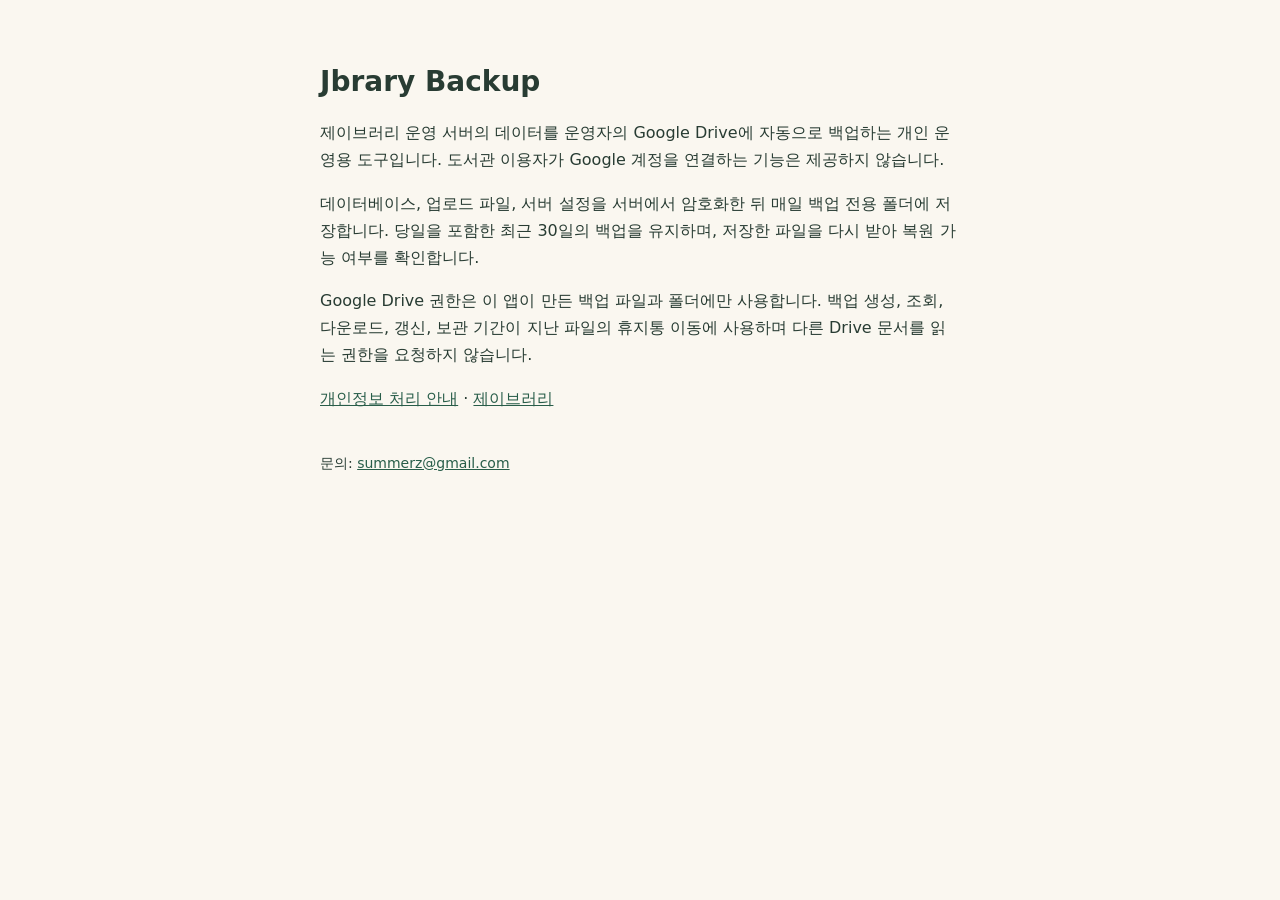
<file: backup-info/index.html>
<!doctype html>
<html lang="ko">
<head>
  <meta charset="utf-8">
  <meta name="viewport" content="width=device-width, initial-scale=1">
  <meta name="robots" content="noindex">
  <title>Jbrary Backup — 제이브러리 서버 백업</title>
  <style>body{margin:0;background:#faf7f0;color:#283c33;font:16px/1.7 system-ui,sans-serif}main{max-width:640px;margin:64px auto;padding:0 24px}h1{font-size:28px;line-height:1.3}a{color:#285d49}footer{margin-top:40px;font-size:14px}</style>
</head>
<body>
  <main>
    <h1>Jbrary Backup</h1>
    <p>제이브러리 운영 서버의 데이터를 운영자의 Google Drive에 자동으로 백업하는 개인 운영용 도구입니다. 도서관 이용자가 Google 계정을 연결하는 기능은 제공하지 않습니다.</p>
    <p>데이터베이스, 업로드 파일, 서버 설정을 서버에서 암호화한 뒤 매일 백업 전용 폴더에 저장합니다. 당일을 포함한 최근 30일의 백업을 유지하며, 저장한 파일을 다시 받아 복원 가능 여부를 확인합니다.</p>
    <p>Google Drive 권한은 이 앱이 만든 백업 파일과 폴더에만 사용합니다. 백업 생성, 조회, 다운로드, 갱신, 보관 기간이 지난 파일의 휴지통 이동에 사용하며 다른 Drive 문서를 읽는 권한을 요청하지 않습니다.</p>
    <p><a href="privacy.html">개인정보 처리 안내</a> · <a href="/">제이브러리</a></p>
    <footer>문의: <a href="mailto:summerz@gmail.com">summerz@gmail.com</a></footer>
  </main>
</body>
</html>
</file>
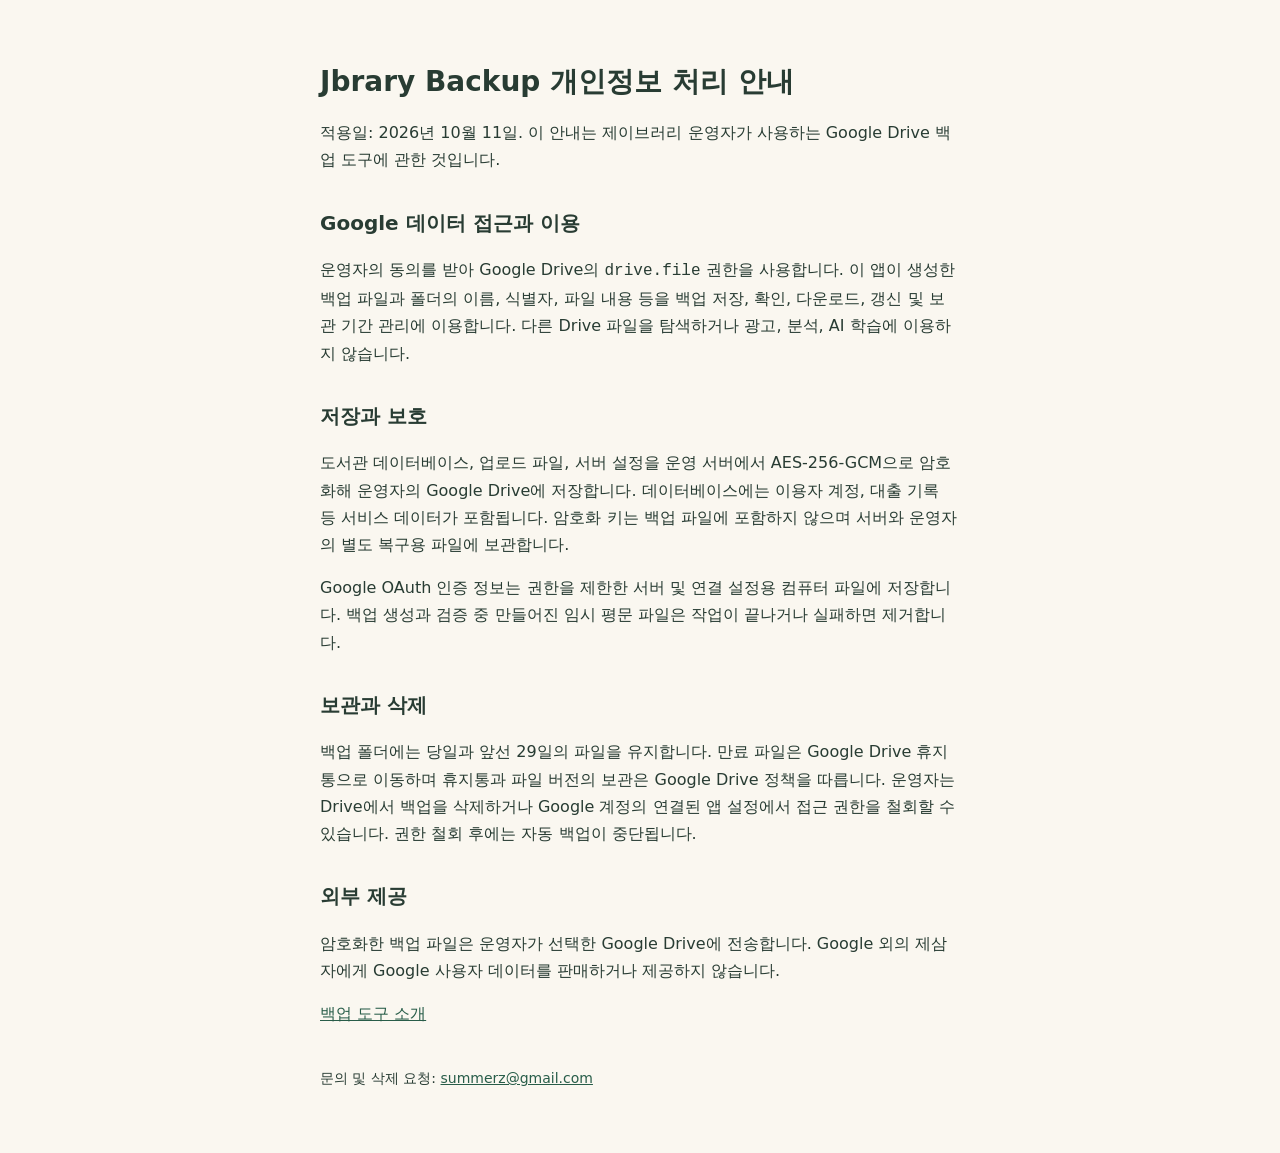
<file: backup-info/privacy.html>
<!doctype html>
<html lang="ko">
<head>
  <meta charset="utf-8">
  <meta name="viewport" content="width=device-width, initial-scale=1">
  <meta name="robots" content="noindex">
  <title>개인정보 처리 안내 — Jbrary Backup</title>
  <style>body{margin:0;background:#faf7f0;color:#283c33;font:16px/1.7 system-ui,sans-serif}main{max-width:640px;margin:64px auto;padding:0 24px}h1{font-size:28px;line-height:1.3}h2{font-size:20px;margin-top:32px}a{color:#285d49}footer{margin-top:40px;font-size:14px}</style>
</head>
<body>
  <main>
    <h1>Jbrary Backup 개인정보 처리 안내</h1>
    <p>적용일: 2026년 10월 11일. 이 안내는 제이브러리 운영자가 사용하는 Google Drive 백업 도구에 관한 것입니다.</p>
    <h2>Google 데이터 접근과 이용</h2>
    <p>운영자의 동의를 받아 Google Drive의 <code>drive.file</code> 권한을 사용합니다. 이 앱이 생성한 백업 파일과 폴더의 이름, 식별자, 파일 내용 등을 백업 저장, 확인, 다운로드, 갱신 및 보관 기간 관리에 이용합니다. 다른 Drive 파일을 탐색하거나 광고, 분석, AI 학습에 이용하지 않습니다.</p>
    <h2>저장과 보호</h2>
    <p>도서관 데이터베이스, 업로드 파일, 서버 설정을 운영 서버에서 AES-256-GCM으로 암호화해 운영자의 Google Drive에 저장합니다. 데이터베이스에는 이용자 계정, 대출 기록 등 서비스 데이터가 포함됩니다. 암호화 키는 백업 파일에 포함하지 않으며 서버와 운영자의 별도 복구용 파일에 보관합니다.</p>
    <p>Google OAuth 인증 정보는 권한을 제한한 서버 및 연결 설정용 컴퓨터 파일에 저장합니다. 백업 생성과 검증 중 만들어진 임시 평문 파일은 작업이 끝나거나 실패하면 제거합니다.</p>
    <h2>보관과 삭제</h2>
    <p>백업 폴더에는 당일과 앞선 29일의 파일을 유지합니다. 만료 파일은 Google Drive 휴지통으로 이동하며 휴지통과 파일 버전의 보관은 Google Drive 정책을 따릅니다. 운영자는 Drive에서 백업을 삭제하거나 Google 계정의 연결된 앱 설정에서 접근 권한을 철회할 수 있습니다. 권한 철회 후에는 자동 백업이 중단됩니다.</p>
    <h2>외부 제공</h2>
    <p>암호화한 백업 파일은 운영자가 선택한 Google Drive에 전송합니다. Google 외의 제삼자에게 Google 사용자 데이터를 판매하거나 제공하지 않습니다.</p>
    <p><a href="index.html">백업 도구 소개</a></p>
    <footer>문의 및 삭제 요청: <a href="mailto:summerz@gmail.com">summerz@gmail.com</a></footer>
  </main>
</body>
</html>
</file>
